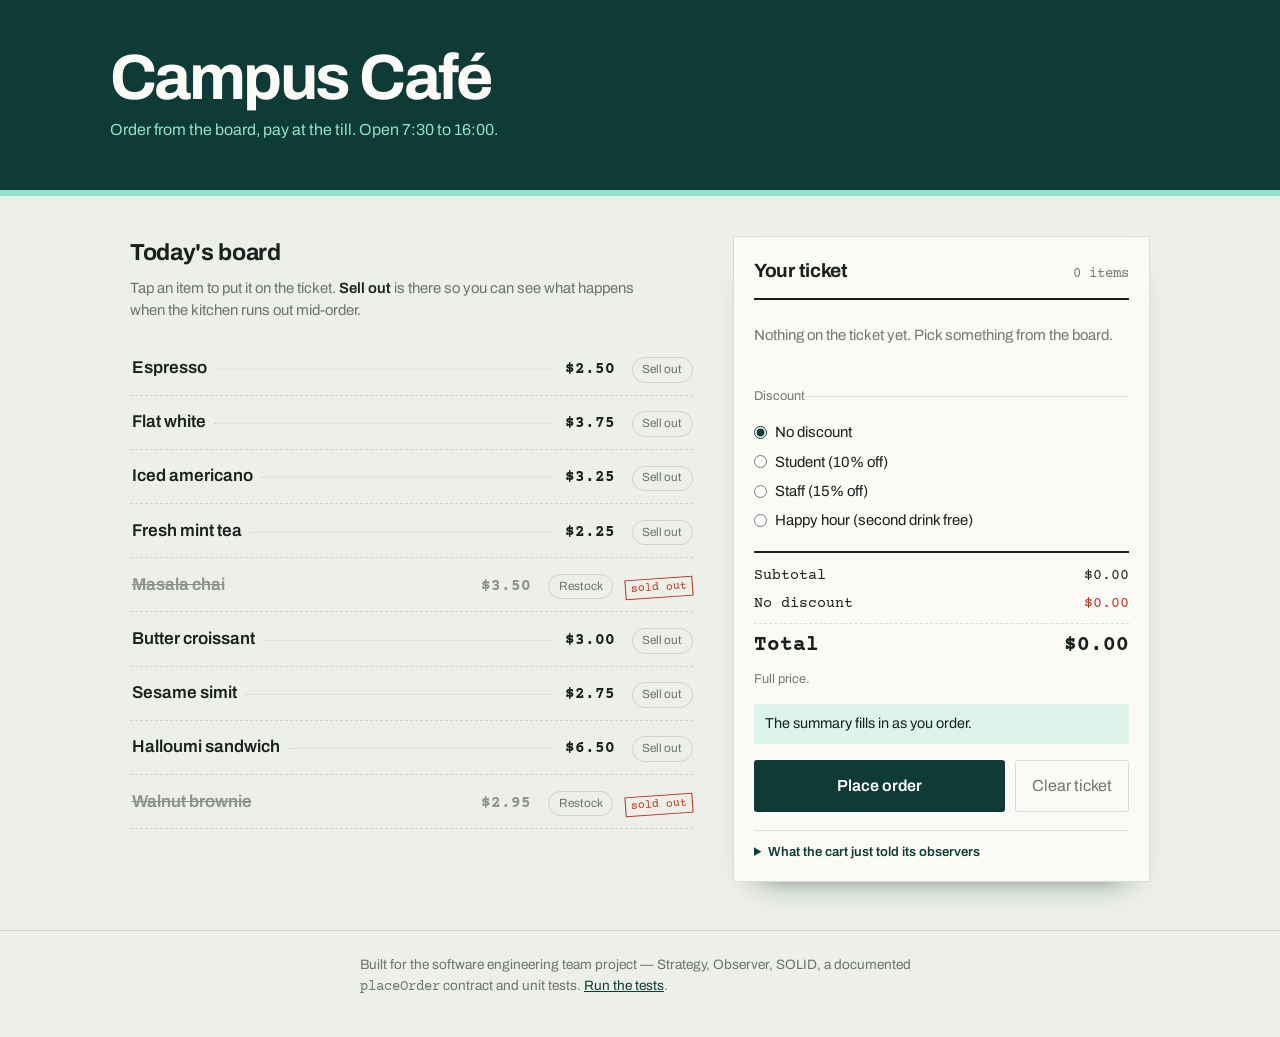
<file: index.html>
<!DOCTYPE html>
<html lang="en">
<head>
<meta charset="utf-8">
<meta name="viewport" content="width=device-width, initial-scale=1, viewport-fit=cover">
<title>Campus Café — order at the counter</title>
<link rel="preconnect" href="https://fonts.googleapis.com">
<link rel="preconnect" href="https://fonts.gstatic.com" crossorigin>
<link href="https://fonts.googleapis.com/css2?family=Archivo:wght@400;500;600;700&family=Courier+Prime:wght@400;700&display=swap" rel="stylesheet">
<link rel="stylesheet" href="styles.css">
</head>
<body>

<header class="counter">
  <div class="counter-inner">
    <h1>Campus Café</h1>
    <p class="counter-note">Order from the board, pay at the till. Open 7:30 to 16:00.</p>
  </div>
</header>

<main class="room">

  <section class="board" aria-labelledby="board-heading">
    <div class="board-head">
      <h2 id="board-heading">Today's board</h2>
      <p class="board-hint">Tap an item to put it on the ticket. <em>Sell out</em> is there so you can see what happens when the kitchen runs out mid-order.</p>
    </div>
    <ul class="menu" id="menu-board"></ul>
  </section>

  <section class="ticket" aria-labelledby="ticket-heading">
    <div class="ticket-head">
      <h2 id="ticket-heading">Your ticket</h2>
      <span class="count" id="item-count">0 items</span>
    </div>

    <ul class="ticket-list" id="ticket-lines"></ul>

    <fieldset class="discounts">
      <legend>Discount</legend>
      <div id="discount-choices"></div>
    </fieldset>

    <div class="totals" id="totals"></div>

    <p class="summary" id="summary"></p>

    <div class="actions">
      <button type="button" id="place-order" class="primary">Place order</button>
      <button type="button" id="clear-cart" class="quiet">Clear ticket</button>
    </div>

    <div class="message" id="message" role="status" aria-live="polite"></div>

    <details class="observer-proof">
      <summary>What the cart just told its observers</summary>
      <ul id="event-log"></ul>
      <p>Four views subscribe to the cart: the line list, the total, the summary sentence and this log. The cart calls none of them by name.</p>
    </details>
  </section>

</main>

<footer class="colophon">
  <p>Built for the software engineering team project — Strategy, Observer, SOLID, a documented <code>placeOrder</code> contract and unit tests. <a href="tests.html">Run the tests</a>.</p>
</footer>

<script src="js/observable.js"></script>
<script src="js/menu.js"></script>
<script src="js/discounts.js"></script>
<script src="js/cart.js"></script>
<script src="js/order-service.js"></script>
<script src="js/ui.js"></script>
</body>
</html>
</file>
<file: styles.css>
/* Campus Café — a menu board on the wall, a paper ticket on the counter. */

:root {
  --paper:    #edefe9;
  --card:     #fbfaf6;
  --ink:      #18211d;
  --teal:     #0e3b35;
  --mint:     #8fe3c8;
  --amber:    #e8a317;
  --poppy:    #b8321f;
  --rule:     rgba(24, 33, 29, 0.14);
  --muted:    rgba(24, 33, 29, 0.6);

  box-sizing: border-box;
  padding-top: env(safe-area-inset-top, 0px);
  padding-bottom: env(safe-area-inset-bottom, 0px);
}

*, *::before, *::after { box-sizing: inherit; }

body {
  margin: 0;
  background: var(--paper);
  color: var(--ink);
  font-family: 'Archivo', system-ui, -apple-system, 'Segoe UI', sans-serif;
  font-size: 16px;
  line-height: 1.5;
  -webkit-font-smoothing: antialiased;
}

h1, h2 { margin: 0; font-weight: 700; letter-spacing: -0.015em; }

/* ------------------------------------------------------------- the counter */
.counter {
  background: var(--teal);
  color: var(--card);
  padding: clamp(1.75rem, 5vw, 3rem) 1.25rem;
  border-bottom: 6px solid var(--mint);
}
.counter-inner { max-width: 1060px; margin: 0 auto; }
.counter h1 {
  font-size: clamp(2.3rem, 7vw, 4rem);
  line-height: 0.95;
  letter-spacing: -0.04em;
}
.counter-note {
  margin: 0.6rem 0 0;
  max-width: 46ch;
  color: var(--mint);
  font-size: 1rem;
}

/* ------------------------------------------------------------------ layout */
.room {
  max-width: 1060px;
  margin: 0 auto;
  padding: clamp(1.25rem, 4vw, 2.5rem) 1.25rem 3rem;
  display: grid;
  gap: clamp(1.25rem, 4vw, 2.5rem);
  grid-template-columns: 1fr;
  align-items: start;
}
@media (min-width: 900px) {
  .room { grid-template-columns: minmax(0, 1.35fr) minmax(330px, 1fr); }
  .ticket { position: sticky; top: calc(1.5rem + env(safe-area-inset-top, 0px)); }
}

/* -------------------------------------------------------------- menu board */
.board-head h2 { font-size: 1.45rem; }
.board-hint {
  margin: 0.35rem 0 1.25rem;
  color: var(--muted);
  max-width: 60ch;
  font-size: 0.93rem;
}
.board-hint em { font-style: normal; font-weight: 600; color: var(--ink); }

.menu { list-style: none; margin: 0; padding: 0; }

.menu-row {
  display: flex;
  align-items: baseline;
  gap: 0.75rem;
  padding: 0.3rem 0;
  border-bottom: 1px dashed var(--rule);
}

.menu-add {
  flex: 1 1 auto;
  display: flex;
  align-items: baseline;
  gap: 0.5rem;
  min-width: 0;
  padding: 0.55rem 0.1rem;
  background: none;
  border: 0;
  border-radius: 3px;
  color: inherit;
  font: inherit;
  text-align: left;
  cursor: pointer;
}
.menu-add:hover:not(:disabled) .menu-name { color: var(--teal); }
.menu-add:hover:not(:disabled) .menu-price { background: var(--mint); }
.menu-add:disabled { cursor: not-allowed; opacity: 0.45; }

.menu-name { font-weight: 600; font-size: 1.07rem; }
.menu-leader {
  flex: 1 1 auto;
  min-width: 1.5rem;
  border-bottom: 1px dotted var(--rule);
  transform: translateY(-0.2em);
}
.menu-price {
  font-family: 'Courier Prime', ui-monospace, monospace;
  font-weight: 700;
  padding: 0 0.2rem;
}

.stock-toggle {
  flex: 0 0 auto;
  background: none;
  border: 1px solid var(--rule);
  border-radius: 999px;
  padding: 0.18rem 0.6rem;
  font: inherit;
  font-size: 0.74rem;
  color: var(--muted);
  cursor: pointer;
}
.stock-toggle:hover { border-color: var(--teal); color: var(--teal); }

.sold-stamp {
  flex: 0 0 auto;
  font-family: 'Courier Prime', monospace;
  font-size: 0.74rem;
  color: var(--poppy);
  border: 1.5px solid var(--poppy);
  padding: 0 0.3rem;
  transform: rotate(-4deg);
}
.menu-row.is-sold-out .menu-name { text-decoration: line-through; }

/* ------------------------------------------------------------- the ticket */
.ticket {
  background: var(--card);
  border: 1px solid var(--rule);
  box-shadow: 0 18px 30px -26px rgba(14, 59, 53, 0.9);
  padding: 1.25rem;
}
.ticket-head {
  display: flex;
  justify-content: space-between;
  align-items: baseline;
  gap: 1rem;
  padding-bottom: 0.75rem;
  border-bottom: 2px solid var(--ink);
}
.ticket-head h2 { font-size: 1.2rem; }
.count {
  font-family: 'Courier Prime', monospace;
  font-size: 0.85rem;
  color: var(--muted);
}

.ticket-list { list-style: none; margin: 0; padding: 0.5rem 0; }
.ticket-empty {
  padding: 1rem 0;
  color: var(--muted);
  font-size: 0.93rem;
}
.ticket-line {
  display: grid;
  grid-template-columns: 1fr 4rem 4.2rem;
  grid-template-areas: 'name qty total' 'remove remove remove';
  gap: 0.3rem 0.5rem;
  align-items: center;
  padding: 0.5rem 0.4rem;
  border-bottom: 1px dotted var(--rule);
}
@media (min-width: 420px) {
  .ticket-line {
    grid-template-columns: 1fr 3.6rem 4rem auto;
    grid-template-areas: 'name qty total remove';
  }
}
.ticket-line.is-flagged {
  background: rgba(184, 50, 31, 0.09);
  box-shadow: inset 3px 0 0 var(--poppy);
}
.ticket-name { grid-area: name; font-weight: 500; }
.ticket-quantity {
  grid-area: qty;
  width: 100%;
  padding: 0.25rem 0.35rem;
  border: 1px solid var(--rule);
  border-radius: 3px;
  background: #fff;
  font-family: 'Courier Prime', monospace;
  font-size: 0.95rem;
}
.ticket-line-total {
  grid-area: total;
  text-align: right;
  font-family: 'Courier Prime', monospace;
}
.ticket-remove {
  grid-area: remove;
  justify-self: start;
  background: none;
  border: 0;
  padding: 0.1rem 0;
  font: inherit;
  font-size: 0.8rem;
  color: var(--muted);
  text-decoration: underline;
  cursor: pointer;
}
.ticket-remove:hover { color: var(--poppy); }

/* ---------------------------------------------------------------- discounts */
.discounts {
  margin: 1rem 0 0;
  padding: 0.75rem 0 0;
  border: 0;
  border-top: 1px solid var(--rule);
}
.discounts legend {
  padding: 0;
  font-size: 0.8rem;
  color: var(--muted);
}
.discount-choice {
  display: flex;
  align-items: center;
  gap: 0.5rem;
  padding: 0.22rem 0;
  font-size: 0.93rem;
  cursor: pointer;
}
.discount-choice input { accent-color: var(--teal); margin: 0; }

/* ------------------------------------------------------------------ totals */
.totals { margin-top: 1rem; border-top: 2px solid var(--ink); padding-top: 0.6rem; }
.total-row {
  display: flex;
  justify-content: space-between;
  gap: 1rem;
  font-family: 'Courier Prime', monospace;
  font-size: 0.95rem;
  padding: 0.15rem 0;
}
.total-row--discount span:last-child { color: var(--poppy); }
.total-row--grand {
  margin-top: 0.35rem;
  padding-top: 0.35rem;
  border-top: 1px dashed var(--rule);
  font-size: 1.3rem;
  font-weight: 700;
}
.discount-note {
  margin: 0.4rem 0 0;
  font-size: 0.8rem;
  color: var(--muted);
}

.summary {
  margin: 0.9rem 0 0;
  padding: 0.6rem 0.7rem;
  background: rgba(143, 227, 200, 0.28);
  font-size: 0.9rem;
}

/* ----------------------------------------------------------------- buttons */
.actions { display: flex; gap: 0.6rem; margin-top: 1rem; flex-wrap: wrap; }
.primary {
  flex: 1 1 auto;
  background: var(--teal);
  color: #fff;
  border: 0;
  border-radius: 3px;
  padding: 0.8rem 1.2rem;
  font: inherit;
  font-weight: 600;
  font-size: 1rem;
  cursor: pointer;
}
.primary:hover { background: #12514a; }
.quiet {
  background: none;
  border: 1px solid var(--rule);
  border-radius: 3px;
  padding: 0.8rem 1rem;
  font: inherit;
  color: var(--muted);
  cursor: pointer;
}
.quiet:hover { color: var(--ink); border-color: var(--ink); }

:where(button, input, a, summary):focus-visible {
  outline: 3px solid var(--amber);
  outline-offset: 2px;
}

/* ---------------------------------------------------------------- messages */
.message:empty { display: none; }
.message {
  margin-top: 1rem;
  padding: 0.8rem 0.9rem;
  font-size: 0.92rem;
  background: rgba(24, 33, 29, 0.05);
}
.message--error {
  background: rgba(184, 50, 31, 0.1);
  border-left: 4px solid var(--poppy);
  display: grid;
  gap: 0.3rem;
}
.message-code {
  font-family: 'Courier Prime', monospace;
  font-weight: 700;
  font-size: 0.78rem;
  color: var(--poppy);
}
.message--success {
  background: #fff;
  border: 1px solid var(--rule);
  border-left: 4px solid var(--teal);
}
.receipt-title { margin: 0 0 0.6rem; font-weight: 600; }
.receipt { font-family: 'Courier Prime', monospace; font-size: 0.88rem; }
.receipt-line { display: flex; justify-content: space-between; gap: 1rem; padding: 0.08rem 0; }
.receipt-line--rule { margin-top: 0.4rem; padding-top: 0.4rem; border-top: 1px dashed var(--rule); }
.receipt-line--total { margin-top: 0.3rem; font-weight: 700; font-size: 1.05rem; }

/* ------------------------------------------------------- observer evidence */
.observer-proof {
  margin-top: 1.1rem;
  border-top: 1px solid var(--rule);
  padding-top: 0.7rem;
  font-size: 0.82rem;
  color: var(--muted);
}
.observer-proof summary { cursor: pointer; color: var(--teal); font-weight: 600; }
.observer-proof ul {
  list-style: none;
  margin: 0.6rem 0;
  padding: 0;
  font-family: 'Courier Prime', monospace;
  font-size: 0.76rem;
}
.observer-proof li { padding: 0.1rem 0; }
.observer-proof p { margin: 0.4rem 0 0; }

/* --------------------------------------------------------------- colophon */
.colophon {
  border-top: 1px solid var(--rule);
  padding: 1.5rem 1.25rem 2.5rem;
  font-size: 0.85rem;
  color: var(--muted);
}
.colophon p { max-width: 70ch; margin: 0 auto; }
.colophon code { font-family: 'Courier Prime', monospace; }
.colophon a { color: var(--teal); }

@media (prefers-reduced-motion: reduce) {
  * { animation: none !important; transition: none !important; }
}
</file>
